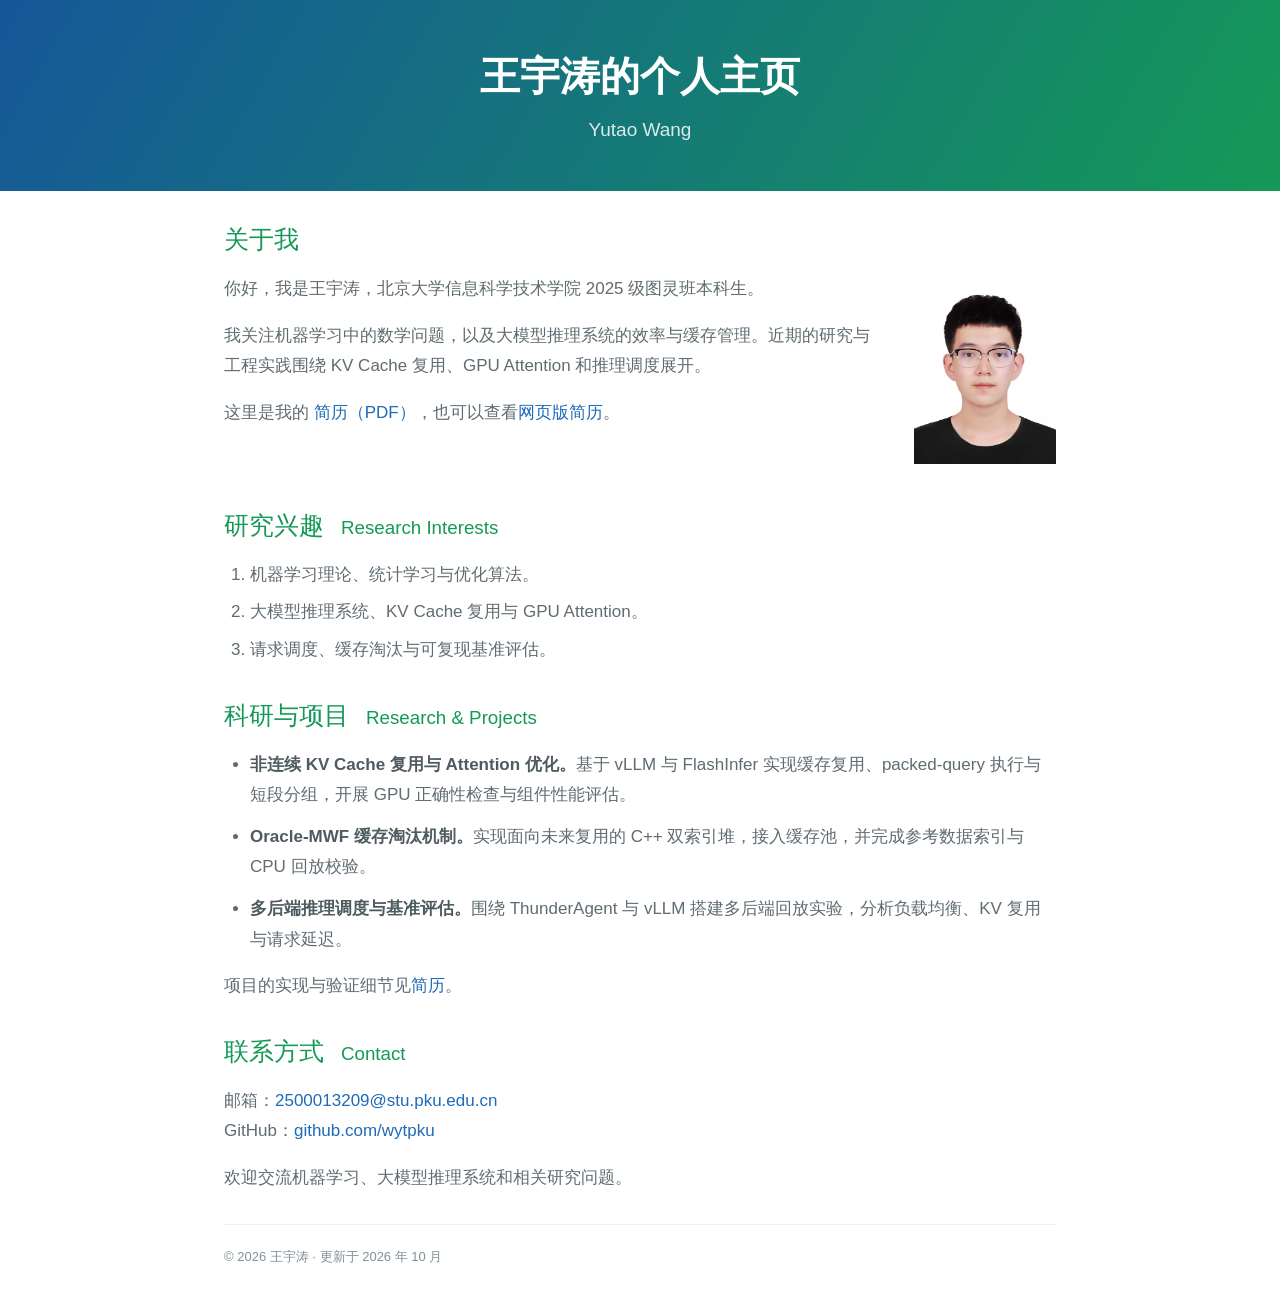
<file: index.html>
<!doctype html>
<html lang="zh-CN">
<head>
  <meta charset="utf-8">
  <meta name="viewport" content="width=device-width, initial-scale=1">
  <meta name="description" content="王宇涛，北京大学图灵班本科生。关注机器学习、LLM 推理系统与 KV Cache。">
  <meta name="theme-color" content="#157878">
  <meta property="og:title" content="王宇涛的个人主页 · Yutao Wang">
  <meta property="og:description" content="北京大学图灵班本科生。机器学习、大模型推理系统与 KV Cache。">
  <meta property="og:type" content="website">
  <meta property="og:url" content="https://wytpku.github.io/">
  <link rel="canonical" href="https://wytpku.github.io/">
  <link rel="icon" href="assets/favicon.svg" type="image/svg+xml">
  <link rel="stylesheet" href="style.css">
  <script src="main.js" defer></script>
  <title>王宇涛的个人主页 · Yutao Wang</title>
</head>
<body>
  <a class="skip-link" href="#main">跳到正文</a>
  <header class="page-header">
    <h1>王宇涛的个人主页</h1>
    <p>Yutao Wang</p>
  </header>

  <main class="main-content" id="main">
    <section class="profile" id="about" aria-labelledby="about-title">
      <h2 id="about-title">关于我</h2>
      <img class="portrait" src="assets/portrait.jpg" alt="王宇涛的个人照片" width="480" height="641" fetchpriority="high">
      <p>你好，我是王宇涛，北京大学信息科学技术学院 2025 级图灵班本科生。</p>
      <p>我关注机器学习中的数学问题，以及大模型推理系统的效率与缓存管理。近期的研究与工程实践围绕 KV Cache 复用、GPU Attention 和推理调度展开。</p>
      <p>这里是我的 <a href="assets/cv.pdf">简历（PDF）</a>，也可以查看<a href="cv.html">网页版简历</a>。</p>
    </section>

    <section id="research" aria-labelledby="research-title">
      <h2 id="research-title">研究兴趣 <span lang="en">Research Interests</span></h2>
      <ol>
        <li>机器学习理论、统计学习与优化算法。</li>
        <li>大模型推理系统、KV Cache 复用与 GPU Attention。</li>
        <li>请求调度、缓存淘汰与可复现基准评估。</li>
      </ol>
    </section>

    <section id="projects" aria-labelledby="projects-title">
      <h2 id="projects-title">科研与项目 <span lang="en">Research &amp; Projects</span></h2>
      <ul class="project-list">
        <li><strong>非连续 KV Cache 复用与 Attention 优化。</strong>基于 vLLM 与 FlashInfer 实现缓存复用、packed-query 执行与短段分组，开展 GPU 正确性检查与组件性能评估。</li>
        <li><strong>Oracle-MWF 缓存淘汰机制。</strong>实现面向未来复用的 C++ 双索引堆，接入缓存池，并完成参考数据索引与 CPU 回放校验。</li>
        <li><strong>多后端推理调度与基准评估。</strong>围绕 ThunderAgent 与 vLLM 搭建多后端回放实验，分析负载均衡、KV 复用与请求延迟。</li>
      </ul>
      <p>项目的实现与验证细节见<a href="cv.html">简历</a>。</p>
    </section>

    <section id="contact" aria-labelledby="contact-title">
      <h2 id="contact-title">联系方式 <span lang="en">Contact</span></h2>
      <p>邮箱：<a href="mailto:2500013209@stu.pku.edu.cn">2500013209@stu.pku.edu.cn</a><br>GitHub：<a href="https://github.com/wytpku" target="_blank" rel="noopener noreferrer">github.com/wytpku</a></p>
      <p>欢迎交流机器学习、大模型推理系统和相关研究问题。</p>
    </section>

    <footer class="site-footer">
      <p>© <span data-year>2026</span> 王宇涛 · 更新于 2026 年 10 月</p>
    </footer>
  </main>
</body>
</html>
</file>
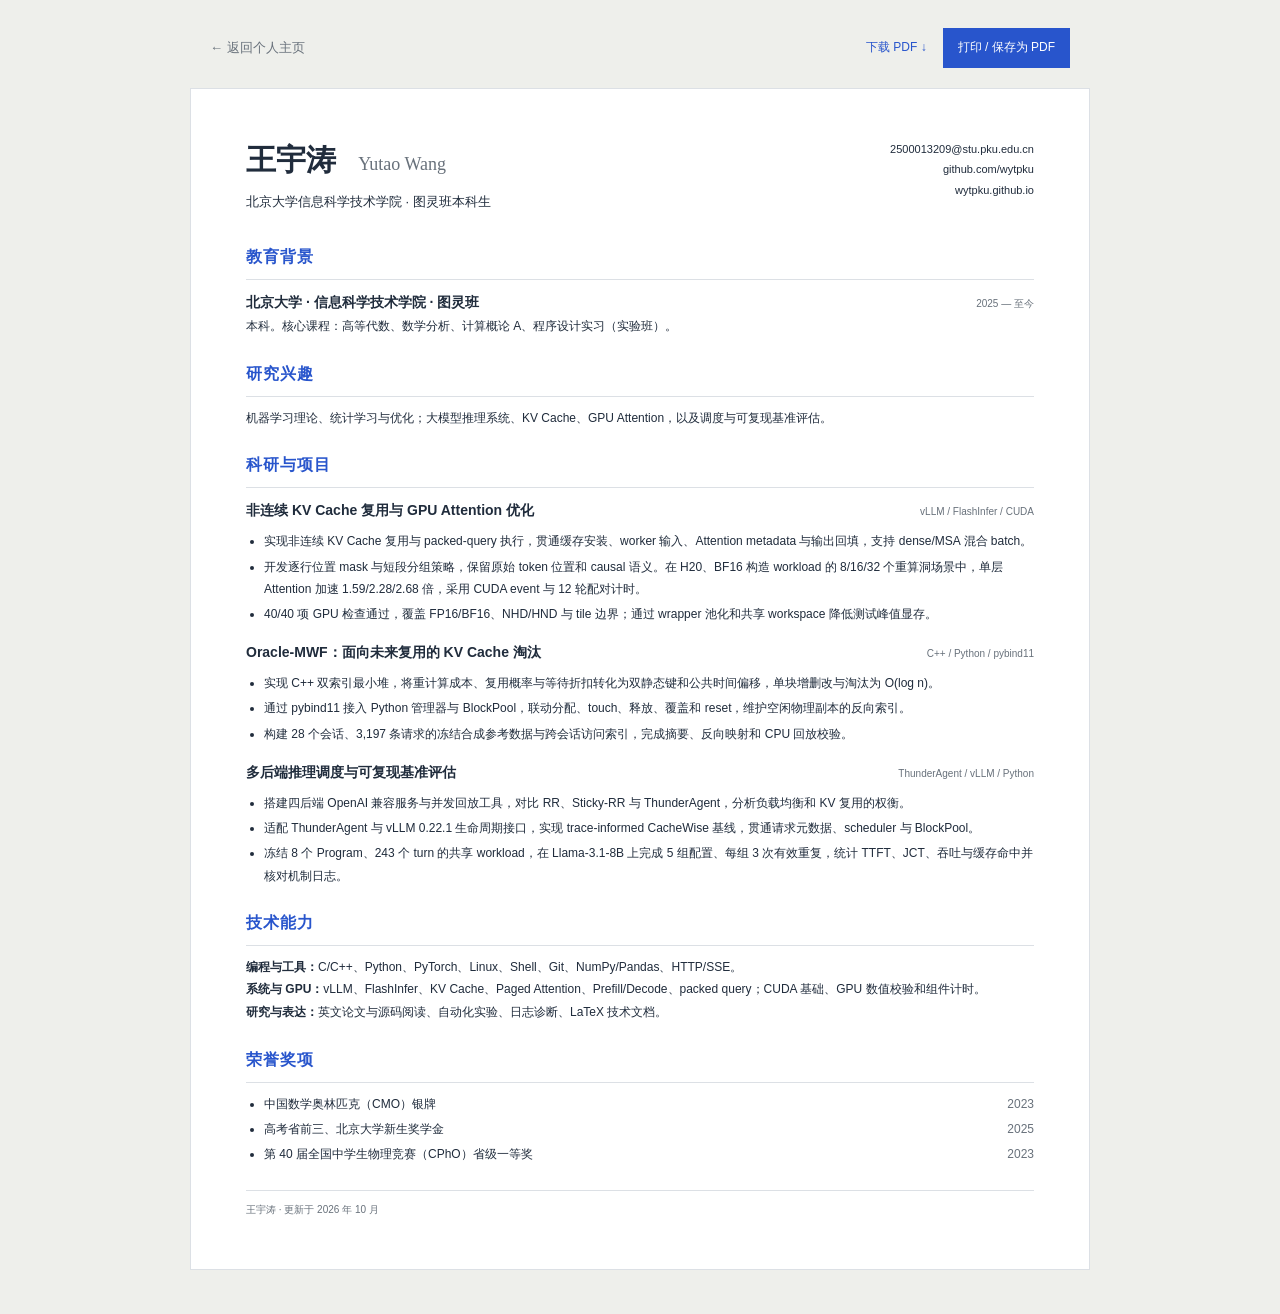
<file: cv.html>
<!doctype html>
<html lang="zh-CN">
<head>
  <meta charset="utf-8"><meta name="viewport" content="width=device-width, initial-scale=1">
  <meta name="description" content="王宇涛的教育背景、科研项目与技术能力。">
  <title>简历 · 王宇涛</title>
  <link rel="icon" href="assets/favicon.svg" type="image/svg+xml">
  <link rel="stylesheet" href="cv.css"><script src="main.js" defer></script>
  <link rel="canonical" href="https://wytpku.github.io/cv.html">
</head>
<body>
  <nav class="cv-toolbar" aria-label="简历操作"><a href="./">← 返回个人主页</a><div class="cv-actions"><a class="cv-download" href="assets/cv.pdf" download="王宇涛_简历.pdf">下载 PDF ↓</a><button type="button" data-print>打印 / 保存为 PDF</button></div></nav>
  <main class="cv-sheet">
    <header class="cv-header"><div><h1>王宇涛 <span>Yutao Wang</span></h1><p>北京大学信息科学技术学院 · 图灵班本科生</p></div><div class="cv-contact"><a href="mailto:2500013209@stu.pku.edu.cn">2500013209@stu.pku.edu.cn</a><a href="https://github.com/wytpku">github.com/wytpku</a><a href="https://wytpku.github.io/">wytpku.github.io</a></div></header>
    <section><h2>教育背景</h2><div class="cv-entry"><h3>北京大学 · 信息科学技术学院 · 图灵班</h3><span>2025 — 至今</span></div><p>本科。核心课程：高等代数、数学分析、计算概论 A、程序设计实习（实验班）。</p></section>
    <section><h2>研究兴趣</h2><p>机器学习理论、统计学习与优化；大模型推理系统、KV Cache、GPU Attention，以及调度与可复现基准评估。</p></section>
    <section><h2>科研与项目</h2>
      <article><div class="cv-entry"><h3>非连续 KV Cache 复用与 GPU Attention 优化</h3><span>vLLM / FlashInfer / CUDA</span></div><ul><li>实现非连续 KV Cache 复用与 packed-query 执行，贯通缓存安装、worker 输入、Attention metadata 与输出回填，支持 dense/MSA 混合 batch。</li><li>开发逐行位置 mask 与短段分组策略，保留原始 token 位置和 causal 语义。在 H20、BF16 构造 workload 的 8/16/32 个重算洞场景中，单层 Attention 加速 1.59/2.28/2.68 倍，采用 CUDA event 与 12 轮配对计时。</li><li>40/40 项 GPU 检查通过，覆盖 FP16/BF16、NHD/HND 与 tile 边界；通过 wrapper 池化和共享 workspace 降低测试峰值显存。</li></ul></article>
      <article><div class="cv-entry"><h3>Oracle-MWF：面向未来复用的 KV Cache 淘汰</h3><span>C++ / Python / pybind11</span></div><ul><li>实现 C++ 双索引最小堆，将重计算成本、复用概率与等待折扣转化为双静态键和公共时间偏移，单块增删改与淘汰为 O(log n)。</li><li>通过 pybind11 接入 Python 管理器与 BlockPool，联动分配、touch、释放、覆盖和 reset，维护空闲物理副本的反向索引。</li><li>构建 28 个会话、3,197 条请求的冻结合成参考数据与跨会话访问索引，完成摘要、反向映射和 CPU 回放校验。</li></ul></article>
      <article><div class="cv-entry"><h3>多后端推理调度与可复现基准评估</h3><span>ThunderAgent / vLLM / Python</span></div><ul><li>搭建四后端 OpenAI 兼容服务与并发回放工具，对比 RR、Sticky-RR 与 ThunderAgent，分析负载均衡和 KV 复用的权衡。</li><li>适配 ThunderAgent 与 vLLM 0.22.1 生命周期接口，实现 trace-informed CacheWise 基线，贯通请求元数据、scheduler 与 BlockPool。</li><li>冻结 8 个 Program、243 个 turn 的共享 workload，在 Llama-3.1-8B 上完成 5 组配置、每组 3 次有效重复，统计 TTFT、JCT、吞吐与缓存命中并核对机制日志。</li></ul></article>
    </section>
    <section><h2>技术能力</h2><p><strong>编程与工具：</strong>C/C++、Python、PyTorch、Linux、Shell、Git、NumPy/Pandas、HTTP/SSE。</p><p><strong>系统与 GPU：</strong>vLLM、FlashInfer、KV Cache、Paged Attention、Prefill/Decode、packed query；CUDA 基础、GPU 数值校验和组件计时。</p><p><strong>研究与表达：</strong>英文论文与源码阅读、自动化实验、日志诊断、LaTeX 技术文档。</p></section>
    <section><h2>荣誉奖项</h2><ul class="honors"><li>中国数学奥林匹克（CMO）银牌 <span>2023</span></li><li>高考省前三、北京大学新生奖学金 <span>2025</span></li><li>第 40 届全国中学生物理竞赛（CPhO）省级一等奖 <span>2023</span></li></ul></section>
    <footer>王宇涛 · 更新于 2026 年 10 月</footer>
  </main>
</body>
</html>
</file>
<file: style.css>
:root {
  --text: #606c71;
  --heading: #159957;
  --link: #1e6bb8;
  --line: #eff0f1;
  --font: -apple-system, BlinkMacSystemFont, "Segoe UI", "Helvetica Neue", Arial,
    "PingFang SC", "Hiragino Sans GB", "Microsoft YaHei", sans-serif;
}

* { box-sizing: border-box; }

body {
  margin: 0;
  color: var(--text);
  background: #fff;
  font-family: var(--font);
  font-size: 17px;
  line-height: 1.8;
  -webkit-font-smoothing: antialiased;
}

a { color: var(--link); text-decoration: none; overflow-wrap: anywhere; }
a:hover { text-decoration: underline; }
a:focus-visible { outline: 2px solid var(--link); outline-offset: 4px; }

.skip-link {
  position: absolute;
  left: 16px;
  top: -100px;
  z-index: 2;
  padding: 8px 16px;
  color: #fff;
  background: #155799;
}
.skip-link:focus { top: 16px; }

.page-header {
  padding: 48px 24px 44px;
  color: #fff;
  text-align: center;
  background: linear-gradient(120deg, #155799, #159957);
}
.page-header h1 { margin: 0; font-size: 40px; font-weight: 600; line-height: 1.4; }
.page-header p { margin: 9px 0 0; font-size: 19px; opacity: 0.85; }

.main-content {
  width: 100%;
  max-width: 1024px;
  margin: 0 auto;
  padding: 28px 96px 36px;
}

section { margin-top: 29px; }
section:first-child { margin-top: 0; }
h2 { margin: 0 0 15px; color: var(--heading); font-size: 25px; font-weight: 400; line-height: 1.6; }
h2 span { font-size: 0.75em; margin-left: 10px; }
p { margin: 0 0 16px; }
.profile::after { content: ""; display: block; clear: both; }
.portrait { float: right; width: 142px; height: auto; margin: 0 0 12px 30px; }
ol, ul { padding-left: 26px; margin: 0 0 16px; }
li + li { margin-top: 7px; }
.project-list li + li { margin-top: 11px; }
strong { color: #4e5b61; font-weight: 600; }
.site-footer { margin-top: 30px; padding-top: 20px; border-top: 1px solid var(--line); color: #819198; font-size: 13px; }
.site-footer p { margin-bottom: 0; }

@media (max-width: 1024px) {
  .main-content { padding-inline: 48px; }
}

@media (max-width: 640px) {
  body { font-size: 15px; line-height: 1.85; }
  .page-header { padding: 29px 20px 27px; }
  .page-header h1 { font-size: 29px; }
  .page-header p { font-size: 16px; margin-top: 5px; }
  .main-content { padding: 24px 22px 28px; }
  h2 { font-size: 22px; margin-bottom: 13px; }
  h2 span { font-size: 14px; margin-left: 6px; }
  .portrait { float: none; display: block; width: 120px; margin: 0 0 18px; }
  section { margin-top: 25px; }
  .site-footer { font-size: 12px; }
}

@media (max-width: 370px) {
  h2 span { display: block; margin-left: 0; }
}

@media print {
  .page-header { color: #155799; background: #fff; padding: 0 0 20px; }
  .main-content { max-width: none; padding: 0; }
  section { break-inside: avoid; }
}
</file>
<file: cv.css>
:root{--ink:#202c3c;--muted:#68717b;--blue:#2855cc;--line:#dce0e5;--sans:-apple-system,BlinkMacSystemFont,"Segoe UI","PingFang SC","Microsoft YaHei",sans-serif}*{box-sizing:border-box}body{margin:0;background:#eeefeb;color:var(--ink);font:14px/1.8 var(--sans);-webkit-font-smoothing:antialiased}a{color:inherit;text-decoration:none}button{cursor:pointer;font:inherit}a:focus-visible,button:focus-visible{outline:3px solid var(--blue);outline-offset:4px}.cv-toolbar{max-width:900px;margin:28px auto 20px;display:flex;justify-content:space-between;align-items:center;gap:20px;padding-inline:20px;font-size:13px}.cv-toolbar a{color:var(--muted)}.cv-toolbar button{border:0;background:var(--blue);color:white;padding:9px 15px;font-size:12px}.cv-sheet{max-width:900px;margin:0 auto 44px;padding:50px 55px;background:white;border:1px solid var(--line)}h1,h2,h3,p{margin:0}.cv-header{display:flex;justify-content:space-between;align-items:flex-start;gap:24px;margin-bottom:30px}.cv-header h1{font-size:30px;line-height:1.4}.cv-header h1 span{font:400 18px Georgia,serif;color:var(--muted);margin-left:14px}.cv-header p{font-size:13px;margin-top:9px}.cv-contact{display:flex;flex-direction:column;text-align:right;font-size:11px;line-height:1.9}.cv-contact a:hover{color:var(--blue)}section{margin-top:22px}section h2{font-size:16px;color:var(--blue);border-bottom:1px solid var(--line);padding-bottom:7px;margin-bottom:10px;letter-spacing:1px}.cv-entry{display:flex;justify-content:space-between;gap:20px;align-items:baseline}.cv-entry h3{font-size:14px;font-weight:600}.cv-entry span{font-size:10px;color:var(--muted);white-space:nowrap}section p{font-size:12px;line-height:1.9}article{margin-top:15px}article:first-of-type{margin-top:0}ul{font-size:12px;line-height:1.85;margin:7px 0 0;padding-left:18px}li+li{margin-top:3px}.honors{padding-left:18px}.honors li{position:relative;padding-right:45px}.honors span{position:absolute;right:0;color:var(--muted)}.cv-sheet footer{margin-top:25px;padding-top:10px;border-top:1px solid var(--line);font-size:10px;color:var(--muted)}@media(max-width:650px){.cv-toolbar{margin-top:18px;gap:10px;font-size:12px}.cv-sheet{margin-inline:14px;padding:28px 22px}.cv-header{display:block;margin-bottom:24px}.cv-contact{text-align:left;margin-top:14px;font-size:12px}.cv-entry{display:block}.cv-entry span{white-space:normal;display:block;margin-top:2px}section p,ul{font-size:13px}.cv-header h1{font-size:26px}.cv-header h1 span{font-size:16px;margin-left:9px}.cv-entry h3{font-size:15px}}@page{size:A4;margin:13mm 14mm}@media print{body{background:white;font-size:10pt}.cv-toolbar{display:none}.cv-sheet{border:0;margin:0;padding:0;max-width:none}.cv-header{margin-bottom:15px}.cv-header h1{font-size:23pt}.cv-header h1 span{font-size:12pt}.cv-header p{font-size:9pt}.cv-contact{font-size:8pt}.cv-entry{display:flex}.cv-entry h3{font-size:9.5pt}.cv-entry span{font-size:7pt;white-space:nowrap}section{margin-top:12px}section h2{font-size:11pt;margin-bottom:7px;padding-bottom:4px}section p,ul{font-size:8.6pt;line-height:1.65}article{margin-top:10px;break-inside:avoid}ul{margin-top:4px}li+li{margin-top:2px}.cv-sheet footer{margin-top:12px;font-size:7pt}a{color:inherit}}
:root .cv-actions{display:flex;align-items:center;gap:16px}:root .cv-download{color:var(--blue);font-size:12px;white-space:nowrap}@media(max-width:450px){.cv-toolbar{align-items:flex-start}.cv-actions{flex-direction:column;align-items:flex-end;gap:8px}.cv-toolbar> a{padding-top:7px}}@media print{.cv-actions{display:none}}
</file>
